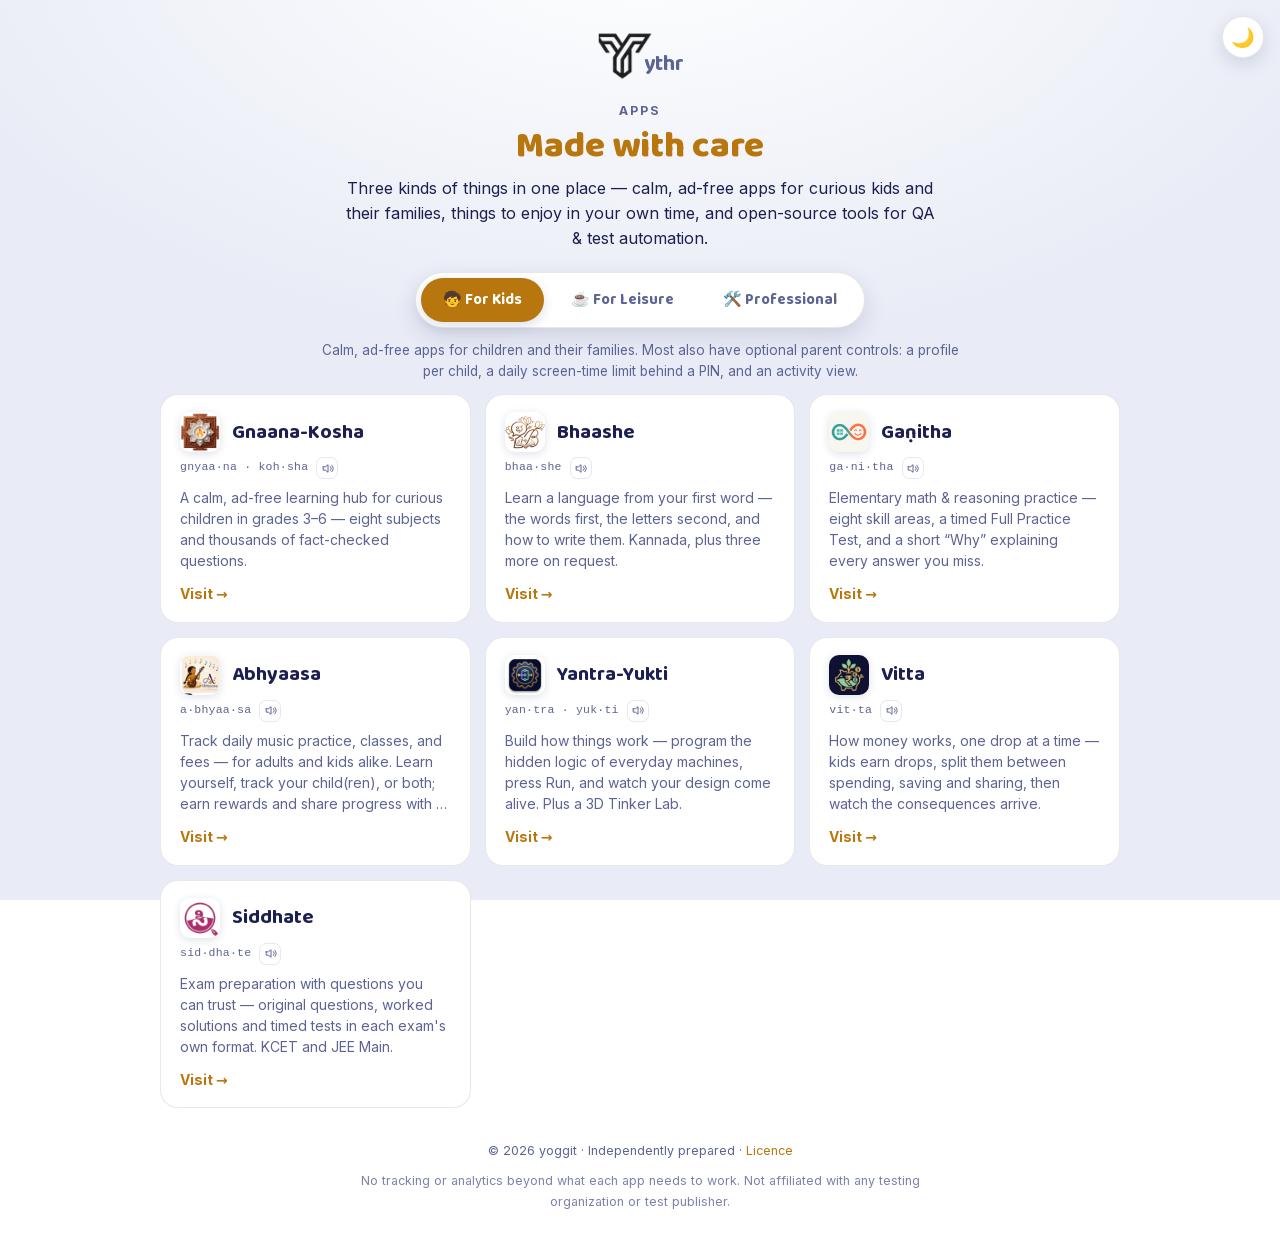
<file: index.html>
<!DOCTYPE html>
<html lang="en">
<head>
<meta charset="UTF-8">
<meta name="viewport" content="width=device-width, initial-scale=1, viewport-fit=cover">
<title>ythr — apps for curious kids &amp; for QA</title>
<meta name="description" content="A small collection of apps: calm, ad-free apps for curious kids and their families, and open-source tools for QA &amp; test automation.">
<meta name="theme-color" content="#0B0E2E" media="(prefers-color-scheme: dark)">
<meta name="theme-color" content="#f7f8fc" media="(prefers-color-scheme: light)">
<link rel="icon" type="image/png" href="assets/favicon-onlight.png">
<link rel="icon" type="image/png" media="(prefers-color-scheme: dark)" href="assets/favicon-ondark.png">
<link rel="apple-touch-icon" href="assets/icon-192.png">
<!-- Without a manifest, Android installs this page as a bookmark shortcut: a Chrome-badged icon
     that opens in a browser tab. The manifest plus sw.js is what makes it install as a real app. -->
<link rel="manifest" href="manifest.webmanifest">
<!-- Fonts are served from this origin, not fonts.googleapis.com: a hot-linked face hands a
     child's IP address to a third party on every page load. SIL OFL, see assets/fonts/OFL.txt. -->
<link href="assets/fonts/fonts.css" rel="stylesheet">
<style>
  /* ---- dark (default) ---- */
  :root{
    color-scheme: dark;
    --bg1:#1c2560; --bg2:#0B0E2E;
    --ink:#F5F3ED; --muted:#9FA8D9; --card:#1E2260; --line:rgba(255,255,255,.10);
    --gold:#F2B84B; --on-gold:#241a00;
    --inv-bg:rgba(242,184,75,.12); --inv-bd:rgba(242,184,75,.34); --inv-fg:#f5c86e;
    --trk-bg:rgba(150,170,255,.12); --trk-bd:rgba(150,170,255,.34); --trk-fg:#b9c4ff;
    --oss-bg:rgba(80,205,165,.13); --oss-bd:rgba(80,205,165,.36); --oss-fg:#78e3bd;
    --shadow:rgba(0,0,0,.28);
  }
  /* ---- light values, reused for system-light and toggle-forced-light ---- */
  @media (prefers-color-scheme: light){
    :root:not([data-theme="dark"]){
      color-scheme: light;
      --bg1:#ffffff; --bg2:#e9ecf6;
      --ink:#1b2050; --muted:#5c6494; --card:#ffffff; --line:rgba(20,25,70,.10);
      --gold:#b7770e; --on-gold:#ffffff;
      --inv-bg:rgba(183,119,14,.10); --inv-bd:rgba(183,119,14,.32); --inv-fg:#8a5a00;
      --trk-bg:rgba(60,80,180,.10); --trk-bd:rgba(60,80,180,.30); --trk-fg:#3a4bb0;
      --oss-bg:rgba(15,120,88,.10); --oss-bd:rgba(15,120,88,.30); --oss-fg:#0f7a58;
      --shadow:rgba(30,40,90,.14);
    }
  }
  :root[data-theme="light"]{
    color-scheme: light;
    --bg1:#ffffff; --bg2:#e9ecf6;
    --ink:#1b2050; --muted:#5c6494; --card:#ffffff; --line:rgba(20,25,70,.10);
    --gold:#b7770e; --on-gold:#ffffff;
    --inv-bg:rgba(183,119,14,.10); --inv-bd:rgba(183,119,14,.32); --inv-fg:#8a5a00;
    --trk-bg:rgba(60,80,180,.10); --trk-bd:rgba(60,80,180,.30); --trk-fg:#3a4bb0;
    --oss-bg:rgba(15,120,88,.10); --oss-bd:rgba(15,120,88,.30); --oss-fg:#0f7a58;
    --shadow:rgba(30,40,90,.14);
  }

  *{box-sizing:border-box;}
  body{
    margin:0; font-family:Inter, system-ui, sans-serif; color:var(--ink);
    background:radial-gradient(1100px 620px at 50% -8%, var(--bg1), var(--bg2) 68%);
    background-attachment:fixed; min-height:100vh; line-height:1.55;
    transition:background .25s ease, color .25s ease;
  }
  a{color:var(--gold); text-decoration:none;}
  .wrap{max-width:1000px; margin:0 auto; padding:0 20px;}

  .theme-toggle{
    position:fixed; top:16px; right:16px; z-index:10;
    width:42px; height:42px; border-radius:999px; cursor:pointer;
    display:flex; align-items:center; justify-content:center; font-size:19px; line-height:1;
    background:var(--card); border:1px solid var(--line); color:var(--ink);
    box-shadow:0 6px 18px var(--shadow); transition:transform .12s ease;
  }
  .theme-toggle:hover{transform:scale(1.08);}

  header{text-align:center; padding:26px 20px 6px;}
  .kicker{font-size:12.5px; font-weight:700; letter-spacing:.16em; text-transform:uppercase; color:var(--muted); margin:0 0 8px;}
  h1{font-family:'Baloo 2', sans-serif; font-weight:800; font-size:clamp(28px, 4.6vw, 36px);
    color:var(--gold); line-height:1.05; margin:0;}
  .lead{color:var(--ink); max-width:600px; margin:10px auto 0; font-size:clamp(14px,2vw,16px);}

  /* ythr brand lockup — the Y mark with a small "ythr" tucked at its bottom-right.
     Theme-aware: warm-white mark on the dark hero, near-black on light. */
  .brand{margin:0 0 10px;}
  .lockup{display:inline-flex; align-items:flex-end; gap:0; line-height:0;}
  .hero-logo{display:none; width:min(58px, 18vw); height:auto;}
  .brand-word{font-family:'Baloo 2', sans-serif; font-weight:700; font-size:21px; letter-spacing:.01em;
    color:var(--muted); line-height:1; padding-bottom:9px; margin-left:-10px;}
  .hero-ondark{display:block;}                                   /* default theme is dark */
  @media (prefers-color-scheme: light){
    :root:not([data-theme="dark"]) .hero-ondark{display:none;}
    :root:not([data-theme="dark"]) .hero-onlight{display:block;}
  }
  :root[data-theme="light"] .hero-ondark{display:none;}
  :root[data-theme="light"] .hero-onlight{display:block;}
  :root[data-theme="dark"]  .hero-ondark{display:block;}
  :root[data-theme="dark"]  .hero-onlight{display:none;}

  /* ---- segmented tabs ---- */
  .tabsbar{display:flex; justify-content:center; padding:16px 20px 6px;}
  .tabs{display:inline-flex; gap:5px; background:var(--card); border:1px solid var(--line);
    border-radius:999px; padding:5px; box-shadow:0 8px 22px var(--shadow);}
  .tab{border:0; background:transparent; color:var(--muted); font-family:'Baloo 2', sans-serif;
    font-weight:700; font-size:15px; padding:10px 22px; border-radius:999px; cursor:pointer;
    transition:background .15s ease, color .15s ease;}
  .tab:hover{color:var(--ink);}
  .tab.active{background:var(--gold); color:var(--on-gold); box-shadow:0 4px 12px var(--shadow);}
  /* Three tabs on a phone: each label stays on one line (a label broken over two reads as two tabs). */
  .tab{white-space:nowrap;}
  @media (max-width:520px){ .tabsbar{padding:14px 12px 6px;} .tabs{gap:2px; padding:4px;} .tab{font-size:14px; padding:9px 12px;} }
  @media (max-width:360px){ .tab{font-size:13px; padding:8px 9px;} }

  .panel{display:none; animation:fade .28s ease;}
  .panel.active{display:block;}
  @keyframes fade{from{opacity:0; transform:translateY(6px);} to{opacity:1; transform:none;}}
  @media (prefers-reduced-motion: reduce){ .panel{animation:none;} }
  .intro{text-align:center; color:var(--muted); max-width:640px; margin:6px auto 2px; font-size:13.5px;}

  /* responsive matrix — auto-fits 2–3 cards per row on wider screens, 1 per row on mobile. */
  .cards{display:grid; grid-template-columns:repeat(auto-fit, minmax(250px, 1fr)); gap:14px; padding:10px 0 6px; align-items:stretch;}
  .app{display:flex; flex-direction:column; background:var(--card); border:1px solid var(--line); border-radius:18px;
    padding:17px 19px; transition:transform .12s ease, border-color .12s ease, box-shadow .12s ease;}
  .app:hover{transform:translateY(-3px); border-color:var(--inv-bd); box-shadow:0 16px 40px var(--shadow);}
  .app-top{display:flex; align-items:center; gap:12px; flex-wrap:wrap;}
  .app-name{font-family:'Baloo 2', sans-serif; font-weight:700; font-size:20px; color:var(--ink); margin:0;}
  .tag{margin-left:auto; font-size:12px; font-weight:700; padding:5px 11px; border-radius:999px; white-space:nowrap;}
  .tag.invite{background:var(--inv-bg); border:1px solid var(--inv-bd); color:var(--inv-fg);}
  .tag.tracker{background:var(--trk-bg); border:1px solid var(--trk-bd); color:var(--trk-fg);}
  .tag.oss{background:var(--oss-bg); border:1px solid var(--oss-bd); color:var(--oss-fg);}
  /* Line-clamped on purpose: one long blurb used to stretch every card in its row (align-items:stretch),
     which is what made 5 apps need a scroll. The copy below is written to fit inside 4 lines at the
     3-column width, so nothing is actually cut today — the clamp is a guard so a future long
     description can't blow the grid open again. Full copy belongs on each app's own landing page. */
  .app-desc{color:var(--muted); margin:8px 0 0; font-size:14px; line-height:1.5;
    display:-webkit-box; -webkit-box-orient:vertical; -webkit-line-clamp:4; overflow:hidden;}
  .app-go{display:inline-block; margin-top:auto; padding-top:12px; color:var(--gold); font-weight:700; font-size:14px;}
  .app-ico{width:40px; height:40px; border-radius:10px; object-fit:cover; flex-shrink:0; box-shadow:0 2px 8px var(--shadow);}
  /* brand logos that carry their own dark background — contain + a matching tile bg keeps the whole
     mark visible with no clipping and no visible letterbox. */
  .app-ico.logo{object-fit:contain; border:1px solid var(--line);}

  footer{text-align:center; color:var(--muted); font-size:12.5px; padding:26px 20px 32px; line-height:1.7;}
  footer .disc{max-width:600px; margin:8px auto 0; opacity:.8;}

  /* Pronunciation under each card's name. Sits OUTSIDE .app-top on purpose: inside that flex row it
     becomes a third item and sits beside short names while wrapping under long ones. No speaker
     here either — the card is an <a>, and a <button> inside a link is invalid and eats the click. */
  .app-say{font-family:ui-monospace,SFMono-Regular,Menlo,monospace; font-size:11.5px;
    color:var(--muted); letter-spacing:.02em; margin:5px 0 0;}
  
  /* STRETCHED LINK. The card is a <div> and .app-go is the only real anchor; its ::after covers the
     whole card so clicking anywhere still opens the app. This exists so the card can also hold a
     speaker button — nesting a <button> inside an <a> is invalid and eats the click. */
  .app{position:relative;}
  .app-go::after{content:""; position:absolute; inset:0; border-radius:18px;}
  .app-pron{position:relative; z-index:1;   /* above the stretched overlay, so it stays clickable */
    display:inline-grid; place-items:center; width:22px; height:22px; padding:0; margin-left:8px;
    vertical-align:-5px; border-radius:7px; border:1px solid var(--line); background:transparent;
    color:var(--muted); cursor:pointer; transition:color .15s, border-color .15s;}
  .app-pron:hover, .app-pron.saying{color:var(--gold); border-color:var(--gold);}
  .app-pron svg{width:13px; height:13px;}
  </style>
</head>
<body>
  <button class="theme-toggle" id="themeToggle" type="button" aria-label="Toggle light or dark theme">☀️</button>

  <header>
    <div class="wrap">
      <div class="brand">
        <span class="lockup" aria-label="ythr">
          <img class="hero-logo hero-ondark" src="assets/ythr-mark-ondark.png" alt="" width="80">
          <img class="hero-logo hero-onlight" src="assets/ythr-mark-onlight.png" alt="" width="80">
          <span class="brand-word">ythr</span>
        </span>
      </div>
      <p class="kicker">Apps</p>
      <h1>Made with care</h1>
      <p class="lead">Three kinds of things in one place — calm, ad-free apps for curious kids and their families, things to enjoy in your own time, and open-source tools for QA &amp; test automation.</p>
    </div>
  </header>

  <div class="tabsbar">
    <div class="tabs" role="tablist" aria-label="App categories">
      <button class="tab active" id="tab-kids" role="tab" aria-selected="true"  aria-controls="panel-kids" data-tab="kids">🧒 For Kids</button>
      <button class="tab"        id="tab-leisure" role="tab" aria-selected="false" aria-controls="panel-leisure" data-tab="leisure">☕ For Leisure</button>
      <button class="tab"        id="tab-pro"  role="tab" aria-selected="false" aria-controls="panel-pro"  data-tab="pro">🛠️ Professional</button>
    </div>
  </div>

  <main class="wrap">

    <!-- ── For Kids ── -->
    <section class="panel active" id="panel-kids" role="tabpanel" aria-labelledby="tab-kids">
      <p class="intro">Calm, ad-free apps for children and their families. Most also have optional parent controls: a profile per child, a daily screen-time limit behind a PIN, and an activity view.</p>
      <div class="cards">

        <div class="app" title="A calm, ad-free learning hub for curious children in grades 3–6 — eight subjects and a growing library of thousands of fact-checked questions. A treasure-house of knowledge.">
          <div class="app-top">
            <img class="app-ico" src="assets/gnaana.png" alt="" width="40" height="40">
            <p class="app-name">Gnaana-Kosha</p>
          </div>
          <p class="app-say">gnyaa·na · koh·sha<button class="app-pron" type="button" hidden data-say="gnyaa·na · koh·sha" data-kn="ಜ್ಞಾನ ಕೋಶ" aria-label="Hear how to say Gnaana-Kosha"><svg viewBox="0 0 24 24" fill="none" stroke="currentColor" stroke-width="1.8" stroke-linecap="round" stroke-linejoin="round" aria-hidden="true"><path d="M4 9v6h4l5 4V5L8 9H4z"/><path d="M17.5 8.5a5 5 0 0 1 0 7"/><path d="M20 6a9 9 0 0 1 0 12"/></svg></button></p>
          <p class="app-desc">A calm, ad-free learning hub for curious children in grades 3–6 — eight subjects and thousands of fact-checked questions.</p>
          <a class="app-go" href="https://yoggit.github.io/gnaana-kosha-welcome/">Visit →</a>
        </div>

        <div class="app" title="Learn a language from your first word — the words first, the letters second, and how to write them. Kannada is open to anyone; Telugu, Sanskrit and Tamil on request.">
          <div class="app-top">
            <img class="app-ico" src="assets/bhaashe.png" alt="" width="40" height="40">
            <p class="app-name">Bhaashe</p>
          </div>
          <p class="app-say">bhaa·she<button class="app-pron" type="button" hidden data-say="bhaa·she" data-kn="ಭಾಷೆ" aria-label="Hear how to say Bhaashe"><svg viewBox="0 0 24 24" fill="none" stroke="currentColor" stroke-width="1.8" stroke-linecap="round" stroke-linejoin="round" aria-hidden="true"><path d="M4 9v6h4l5 4V5L8 9H4z"/><path d="M17.5 8.5a5 5 0 0 1 0 7"/><path d="M20 6a9 9 0 0 1 0 12"/></svg></button></p>
          <p class="app-desc">Learn a language from your first word — the words first, the letters second, and how to write them. Kannada, plus three more on request.</p>
          <a class="app-go" href="https://yoggit.github.io/Bhaashe-welcome/">Visit →</a>
        </div>
        <div class="app" title="Elementary math &amp; reasoning practice — eight skill areas, a timed Full Practice Test, and a short “Why” explaining every answer you miss.">
          <div class="app-top">
            <img class="app-ico" src="assets/ganitha.png" alt="" width="40" height="40">
            <p class="app-name">Gaṇitha</p>
          </div>
          <p class="app-say">ga·ni·tha<button class="app-pron" type="button" hidden data-say="ga·ni·tha" data-kn="ಗಣಿತ" aria-label="Hear how to say Gaṇitha"><svg viewBox="0 0 24 24" fill="none" stroke="currentColor" stroke-width="1.8" stroke-linecap="round" stroke-linejoin="round" aria-hidden="true"><path d="M4 9v6h4l5 4V5L8 9H4z"/><path d="M17.5 8.5a5 5 0 0 1 0 7"/><path d="M20 6a9 9 0 0 1 0 12"/></svg></button></p>
          <p class="app-desc">Elementary math &amp; reasoning practice — eight skill areas, a timed Full Practice Test, and a short “Why” explaining every answer you miss.</p>
          <a class="app-go" href="https://yoggit.github.io/ganitha-welcome/">Visit →</a>
        </div>

        <div class="app" title="Track daily music practice, classes, and fees — for adults and kids alike. Learn yourself, track your child(ren), or both; log practice, earn rewards, and share progress with a teacher. Works on any device — a music practice tracker.">
          <div class="app-top">
            <img class="app-ico" src="assets/abhyaasa.png" alt="" width="40" height="40">
            <p class="app-name">Abhyaasa</p>
          </div>
            <p class="app-say">a·bhyaa·sa<button class="app-pron" type="button" hidden data-say="a·bhyaa·sa" data-kn="ಅಭ್ಯಾಸ" aria-label="Hear how to say Abhyaasa"><svg viewBox="0 0 24 24" fill="none" stroke="currentColor" stroke-width="1.8" stroke-linecap="round" stroke-linejoin="round" aria-hidden="true"><path d="M4 9v6h4l5 4V5L8 9H4z"/><path d="M17.5 8.5a5 5 0 0 1 0 7"/><path d="M20 6a9 9 0 0 1 0 12"/></svg></button></p>
          <p class="app-desc">Track daily music practice, classes, and fees — for adults and kids alike. Learn yourself, track your child(ren), or both; earn rewards and share progress with a teacher.</p>
          <a class="app-go" href="https://yoggit.github.io/Abhyaasa/">Visit →</a>
        </div>

        <div class="app" title="Build how things work — program the hidden logic of everyday machines, press Run, and watch your design come alive. Circuits draws electricity as water, then climbs from a lamp that mustn't pop all the way to a machine that adds. And the 3D Tinker Lab lets kids wire real parts, then print a handout and build it for real.">
          <div class="app-top">
            <img class="app-ico" src="assets/yantra-yukti.png" alt="" width="40" height="40">
            <p class="app-name">Yantra-Yukti</p>
          </div>
          <p class="app-say">yan·tra · yuk·ti<button class="app-pron" type="button" hidden data-say="yan·tra · yuk·ti" data-kn="ಯಂತ್ರ ಯುಕ್ತಿ" aria-label="Hear how to say Yantra-Yukti"><svg viewBox="0 0 24 24" fill="none" stroke="currentColor" stroke-width="1.8" stroke-linecap="round" stroke-linejoin="round" aria-hidden="true"><path d="M4 9v6h4l5 4V5L8 9H4z"/><path d="M17.5 8.5a5 5 0 0 1 0 7"/><path d="M20 6a9 9 0 0 1 0 12"/></svg></button></p>
          <p class="app-desc">Build how things work — program the hidden logic of everyday machines, press Run, and watch your design come alive. Plus a 3D Tinker Lab.</p>
          <a class="app-go" href="https://yoggit.github.io/yantra-yukti-welcome/">Visit →</a>
        </div>

        <div class="app" title="How money works, one drop at a time — every lab is a workbench where kids earn drops, split them between spending, saving and sharing, then live the week and watch the consequences arrive. Runs from why money had to be invented all the way to what owning a slice of a business really means. Nothing is ever scored.">
          <div class="app-top">
            <img class="app-ico" src="assets/vitta.png" alt="" width="40" height="40">
            <p class="app-name">Vitta</p>
          </div>
          <p class="app-say">vit·ta<button class="app-pron" type="button" hidden data-say="vit·ta" data-kn="ವಿತ್ತ" aria-label="Hear how to say Vitta"><svg viewBox="0 0 24 24" fill="none" stroke="currentColor" stroke-width="1.8" stroke-linecap="round" stroke-linejoin="round" aria-hidden="true"><path d="M4 9v6h4l5 4V5L8 9H4z"/><path d="M17.5 8.5a5 5 0 0 1 0 7"/><path d="M20 6a9 9 0 0 1 0 12"/></svg></button></p>
          <p class="app-desc">How money works, one drop at a time — kids earn drops, split them between spending, saving and sharing, then watch the consequences arrive.</p>
          <a class="app-go" href="https://yoggit.github.io/Vitta-welcome/">Visit →</a>
        </div>

        <div class="app" title="Exam preparation with questions you can trust — every question written from the prescribed textbooks to the pattern of the real paper, then checked by five independent reviewers before any student sees it. Step-by-step solutions, a shortcut for the exam hall, timed tests in each exam's own format, and a read-only parent view. Two exams are open: KCET and JEE Main.">
          <div class="app-top">
            <img class="app-ico" src="assets/siddhate.png" alt="" width="40" height="40">
            <p class="app-name">Siddhate</p>
          </div>
          <p class="app-say">sid·dha·te<button class="app-pron" type="button" hidden data-say="sid·dha·te" data-kn="ಸಿದ್ಧತೆ" aria-label="Hear how to say Siddhate"><svg viewBox="0 0 24 24" fill="none" stroke="currentColor" stroke-width="1.8" stroke-linecap="round" stroke-linejoin="round" aria-hidden="true"><path d="M4 9v6h4l5 4V5L8 9H4z"/><path d="M17.5 8.5a5 5 0 0 1 0 7"/><path d="M20 6a9 9 0 0 1 0 12"/></svg></button></p>
          <p class="app-desc">Exam preparation with questions you can trust — original questions, worked solutions and timed tests in each exam's own format. KCET and JEE Main.</p>
          <a class="app-go" href="https://yoggit.github.io/siddhate-welcome/">Visit →</a>
        </div>

      </div>
    </section>

    <!-- ── For Leisure ── -->
    <section class="panel" id="panel-leisure" role="tabpanel" aria-labelledby="tab-leisure" hidden>
      <p class="intro">Things to enjoy in your own time — a game for the family table, and Kannada poems, songs and stories.</p>
      <div class="cards">

        <div class="app" title="Keep the score for any card or board game — players across, rounds down, totals as you type, and it works out who won. It also plays chowka bara (ashta chamma) on a 5×5 or 7×7 board. No sign-in, works offline, and the game never leaves your device.">
          <div class="app-top">
            <img class="app-ico" src="assets/aata.png" alt="" width="40" height="40">
            <p class="app-name">Aata</p>
          </div>
          <p class="app-say">aa·ta<button class="app-pron" type="button" hidden data-say="aa·ta" data-kn="ಆಟ" aria-label="Hear how to say Aata"><svg viewBox="0 0 24 24" fill="none" stroke="currentColor" stroke-width="1.8" stroke-linecap="round" stroke-linejoin="round" aria-hidden="true"><path d="M4 9v6h4l5 4V5L8 9H4z"/><path d="M17.5 8.5a5 5 0 0 1 0 7"/><path d="M20 6a9 9 0 0 1 0 12"/></svg></button></p>
          <p class="app-desc">Keep the score for any card or board game — and play chowka bara on a real board. No sign-in, works offline, nothing leaves your device.</p>
          <a class="app-go" href="https://yoggit.github.io/aata-welcome/">Visit →</a>
        </div>

        <div class="app" title="Kannada poems, short verses (ಹನಿಗವನಗಳು), songs written for film tunes and short stories by ManahShaayi — and the songs on YouTube, to play right there. ಭಾವನೆಗಳ ಅಂಗಳದಲಿ ಪದಗಳ ಓಡಾಟ. Browse it the Blogspot way, year by year, or section by section. Sign in with Google to read.">
          <div class="app-top">
            <img class="app-ico" src="assets/manahshaayi.png" alt="" width="40" height="40">
            <p class="app-name">ManahShaayi</p>
          </div>
          <p class="app-say" lang="kn">ಮನಃಶಾಯಿ<button class="app-pron" type="button" data-audio="assets/manahshaayi-say.m4a" aria-label="Hear ManahShaayi said by the author" title="Hear it said by the author"><svg viewBox="0 0 24 24" fill="none" stroke="currentColor" stroke-width="1.8" stroke-linecap="round" stroke-linejoin="round" aria-hidden="true"><path d="M4 9v6h4l5 4V5L8 9H4z"/><path d="M17.5 8.5a5 5 0 0 1 0 7"/><path d="M20 6a9 9 0 0 1 0 12"/></svg></button></p>
          <p class="app-desc">Kannada poems, short verses, songs written for film tunes, and short stories — and the songs on YouTube, to play right there. ಭಾವನೆಗಳ ಅಂಗಳದಲಿ ಪದಗಳ ಓಡಾಟ. Sign in with Google to read.</p>
          <a class="app-go" href="https://manahshaayi.web.app/">Read →</a>
        </div>

      </div>
    </section>

    <!-- ── Professional ── -->
    <section class="panel" id="panel-pro" role="tabpanel" aria-labelledby="tab-pro" hidden>
      <p class="intro">Open-source tooling for QA engineers and test-automation teams — free to use, code on GitHub.</p>
      <div class="cards">

        <div class="app" title="An agentic-AI QA pipeline: give it a ticket, get back a passing test suite in under 30 minutes. Turns JIRA / GitHub issues into end-to-end tests across Playwright, Cypress, Selenium, REST Assured and more.">
          <div class="app-top">
            <img class="app-ico logo" src="assets/swayambhu.png" alt="" width="40" height="40" style="background:#1b1b1f">
            <p class="app-name">Swayambhu-QA</p>
            <span class="tag oss">⚙️ Open source</span>
          </div>
            <p class="app-say">swa·yam·bhu · Q · A<button class="app-pron" type="button" hidden data-say="swa·yam·bhu · Q · A" data-kn="ಸ್ವಯಂಭು ಕ್ಯೂ ಏ" aria-label="Hear how to say Swayambhu-QA"><svg viewBox="0 0 24 24" fill="none" stroke="currentColor" stroke-width="1.8" stroke-linecap="round" stroke-linejoin="round" aria-hidden="true"><path d="M4 9v6h4l5 4V5L8 9H4z"/><path d="M17.5 8.5a5 5 0 0 1 0 7"/><path d="M20 6a9 9 0 0 1 0 12"/></svg></button></p>
          <p class="app-desc">An agentic-AI QA pipeline — turns JIRA / GitHub tickets into passing end-to-end tests across Playwright, Cypress, Selenium and more.</p>
          <a class="app-go" href="https://yoggit.github.io/swayambhu-qa/">Explore →</a>
        </div>

        <div class="app" title="A universal test-reporting framework that unifies results from Playwright, Selenium, REST Assured, Robot Framework and Cucumber into one clean, live dashboard — built for QA teams juggling many tools.">
          <div class="app-top">
            <img class="app-ico logo" src="assets/sarva-varadi.png" alt="" width="40" height="40" style="background:#0f1321">
            <p class="app-name">Sarva-Varadi</p>
            <span class="tag oss">⚙️ Open source</span>
          </div>
            <p class="app-say">sar·va · va·ra·di<button class="app-pron" type="button" hidden data-say="sar·va · va·ra·di" data-kn="ಸರ್ವ ವರದಿ" aria-label="Hear how to say Sarva-Varadi"><svg viewBox="0 0 24 24" fill="none" stroke="currentColor" stroke-width="1.8" stroke-linecap="round" stroke-linejoin="round" aria-hidden="true"><path d="M4 9v6h4l5 4V5L8 9H4z"/><path d="M17.5 8.5a5 5 0 0 1 0 7"/><path d="M20 6a9 9 0 0 1 0 12"/></svg></button></p>
          <p class="app-desc">Unifies results from Playwright, Selenium, REST Assured, Robot Framework and Cucumber into one clean, live dashboard.</p>
          <a class="app-go" href="https://yoggit.github.io/sarva-varadi/">View live demo →</a>
        </div>

      </div>
    </section>

  </main>

  <footer>
    <div class="wrap">
      <div>© <span id="yr">2026</span> yoggit · Independently prepared · <a href="license.html">Licence</a></div>
      <div class="disc">No tracking or analytics beyond what each app needs to work. Not affiliated with any testing organization or test publisher.</div>
    </div>
  </footer>

  <script>
    document.getElementById('yr').textContent = new Date().getFullYear();

    // ---- category tabs (For Kids / For Leisure / Professional) ----
    (function(){
      var tabs = document.querySelectorAll('.tab');
      var panels = { kids: document.getElementById('panel-kids'), leisure: document.getElementById('panel-leisure'), pro: document.getElementById('panel-pro') };
      var HASH = { kids: '#kids', leisure: '#leisure', pro: '#professional' };
      function select(which){
        tabs.forEach(function(t){
          var on = t.dataset.tab === which;
          t.classList.toggle('active', on);
          t.setAttribute('aria-selected', on ? 'true' : 'false');
        });
        Object.keys(panels).forEach(function(k){
          var on = k === which;
          panels[k].classList.toggle('active', on);
          if (on) panels[k].removeAttribute('hidden'); else panels[k].setAttribute('hidden', '');
        });
        if (history.replaceState) history.replaceState(null, '', HASH[which]);
      }
      tabs.forEach(function(t){ t.addEventListener('click', function(){ select(t.dataset.tab); }); });
      // Deep-links: #leisure and #professional open those tabs.
      var h = (location.hash || '').toLowerCase();
      if (h.indexOf('leisure') !== -1) select('leisure');
      else if (h.indexOf('pro') !== -1) select('pro');
    })();

    // ---- light / dark theme toggle ----
    (function(){
      var root = document.documentElement, KEY = 'apps-theme';
      var btn = document.getElementById('themeToggle');
      var mq = window.matchMedia('(prefers-color-scheme: light)');
      function current(){ return root.getAttribute('data-theme') || (mq.matches ? 'light' : 'dark'); }
      function paintIcon(){ btn.textContent = current() === 'light' ? '🌙' : '☀️'; }
      var saved = localStorage.getItem(KEY);
      if (saved === 'light' || saved === 'dark') root.setAttribute('data-theme', saved);
      paintIcon();
      btn.addEventListener('click', function(){
        var next = current() === 'light' ? 'dark' : 'light';
        root.setAttribute('data-theme', next);
        localStorage.setItem(KEY, next);
        paintIcon();
      });
      mq.addEventListener('change', function(){ if (!localStorage.getItem(KEY)) paintIcon(); });
    })();
  </script>
<script>
  /* Card speakers. Same policy as the apps and the landing pages: a Kannada voice reading the
     Kannada script, or Indian English reading the respelling, or NO BUTTON — a US/UK voice
     anglicises the vowels and teaches the exact mispronunciation the line exists to correct. */
  /* A name the owner RECORDED plays that recording — always shown, on every device, because it needs
     no voice installed and is the authority on how the name is said (ManahShaayi). */
  (function(){
    var playing = null;
    document.querySelectorAll(".app-pron[data-audio]").forEach(function(b){
      b.hidden = false;
      b.addEventListener("click", function(e){
        e.preventDefault(); e.stopPropagation();      /* never follow the card's link */
        if(playing){ playing.pause(); playing = null; }
        var a = new Audio(b.dataset.audio);
        playing = a;
        b.classList.add("saying");
        a.onended = a.onerror = function(){ b.classList.remove("saying"); };
        a.play().catch(function(){ b.classList.remove("saying"); });
      });
    });
  })();
  (function(){
    var btns = document.querySelectorAll(".app-pron:not([data-audio])");
    if(!btns.length || !window.speechSynthesis) return;
    function pick(){
      var v = speechSynthesis.getVoices() || [];
      for(var i=0;i<v.length;i++) if(v[i].lang && v[i].lang.indexOf("kn") === 0) return {v:v[i], kn:true};
      for(var j=0;j<v.length;j++) if(v[j].lang === "en-IN" || v[j].lang === "en_IN") return {v:v[j], kn:false};
      return null;
    }
    function sync(){ var ok = !!pick(); btns.forEach(function(b){ b.hidden = !ok; }); }
    sync();
    speechSynthesis.addEventListener && speechSynthesis.addEventListener("voiceschanged", sync);
    btns.forEach(function(b){
      b.addEventListener("click", function(e){
        e.preventDefault(); e.stopPropagation();      /* never follow the card's link */
        var got = pick(); if(!got) return;
        speechSynthesis.cancel();
        btns.forEach(function(x){ x.classList.remove("saying"); });
        b.classList.add("saying");
        /* ONE VOICE, ONE UTTERANCE — never a handover. Splitting the name across two voices
           (Kannada word in one, "Q A" in another) meant a female voice handed off to a male one
           mid-name, which sounds broken however correct each half is. The Web Speech API exposes no
           gender field, so "the same voice throughout" is the guarantee that can actually be made.
           A trailing initialism rides along in the same breath. */
        /* data-kn carries the ENTIRE spoken form in Kannada script, initialisms included — a
           Kannada voice given Latin letters says gibberish. English voices get the respelling,
           which already spells the letters out. */
        var text = got.kn ? b.dataset.kn : b.dataset.say.replace(/·/g, " ");
        var u = new SpeechSynthesisUtterance(text);
        u.voice = got.v; u.lang = got.v.lang; u.rate = 0.85;
        u.onend = u.onerror = function(){ b.classList.remove("saying"); };
        speechSynthesis.speak(u);
      });
    });
  })();
</script>

<!-- Registered after load so it never competes with the page's own first paint. Its scope is the
     directory this file sits in (/apps/), which is all this site owns on the shared origin — the
     landing pages are siblings and must not be caught by it. -->
<script>
  if ("serviceWorker" in navigator) {
    addEventListener("load", function () {
      navigator.serviceWorker.register("sw.js").catch(function () {});
    });
  }
</script>
</body>
</html>
</file>
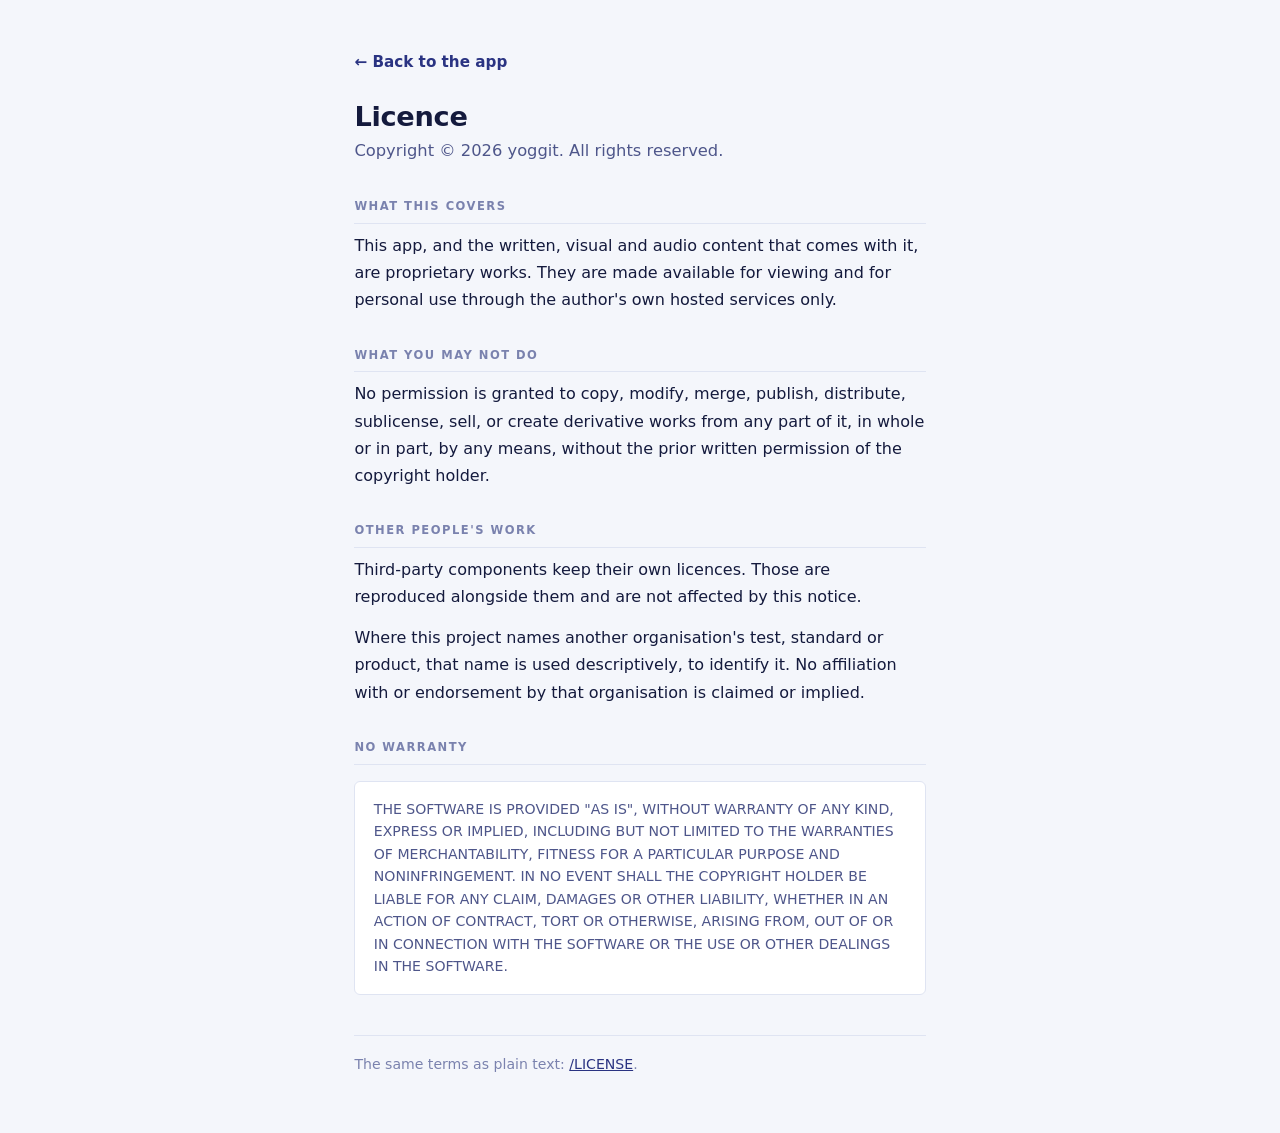
<file: license.html>
<!doctype html>
<html lang="en">
<head>
<meta charset="utf-8">
<meta name="viewport" content="width=device-width, initial-scale=1, viewport-fit=cover">
<title>Licence</title>
<meta name="robots" content="noindex">
<!-- Self-contained on purpose. This same file ships in every repo, and each app has its own
     stylesheet with its own tokens — depending on one would mean eighteen variants to keep in
     step. The raw text also lives at /LICENSE; this page is the readable form of it, because
     Chrome renders text/plain without wrapping and a 79-character line runs off a phone. -->
<style>
  :root{
    --paper:#F4F6FB; --card:#FFFFFF; --ink:#141A3D; --soft:#4E568A; --faint:#7A82AE;
    --line:#DFE4F2; --accent:#2A3382;
  }
  @media (prefers-color-scheme: dark){
    :root:not([data-theme="light"]){
      --paper:#0B0E2E; --card:#161B45; --ink:#F2F4FD; --soft:#A8B0DC; --faint:#7F87B8;
      --line:#272E5E; --accent:#A9B4F5;
    }
  }
  :root[data-theme="dark"]{
    --paper:#0B0E2E; --card:#161B45; --ink:#F2F4FD; --soft:#A8B0DC; --faint:#7F87B8;
    --line:#272E5E; --accent:#A9B4F5;
  }
  *{box-sizing:border-box}
  body{
    margin:0; background:var(--paper); color:var(--ink);
    font-family:system-ui,-apple-system,"Segoe UI",Roboto,sans-serif;
    font-size:16px; line-height:1.7; -webkit-font-smoothing:antialiased;
  }
  .wrap{max-width:38rem; margin:0 auto; padding:clamp(1.5rem,5vw,3rem) 1.15rem 3.5rem}
  a.back{
    display:inline-block; margin:0 0 1.6rem; color:var(--accent); text-decoration:none;
    font-size:.95rem; font-weight:600;
  }
  a.back:hover{text-decoration:underline}
  a.back:focus-visible{outline:2px solid var(--accent); outline-offset:3px; border-radius:4px}
  h1{font-size:1.7rem; line-height:1.2; margin:0 0 .2rem; letter-spacing:-.01em}
  .holder{color:var(--soft); margin:0 0 2rem; font-size:1.02rem}
  h2{
    font-size:.72rem; letter-spacing:.13em; text-transform:uppercase; color:var(--faint);
    font-weight:700; margin:2rem 0 .5rem; padding-bottom:.4rem; border-bottom:1px solid var(--line);
  }
  p{margin:0 0 .85rem; max-width:62ch}
  .card{
    background:var(--card); border:1px solid var(--line); border-radius:6px;
    padding:1rem 1.15rem; margin:1rem 0;
  }
  .warranty{font-size:.88rem; color:var(--soft); line-height:1.6}
  .warranty p{margin:0}
  footer{
    margin-top:2.5rem; padding-top:1.1rem; border-top:1px solid var(--line);
    color:var(--faint); font-size:.88rem;
  }
  footer a{color:var(--accent)}
</style>
</head>
<body>
<div class="wrap">

  <a class="back" href="./">&larr; Back to the app</a>

  <h1>Licence</h1>
  <p class="holder">Copyright &copy; 2026 yoggit. All rights reserved.</p>

  <h2>What this covers</h2>
  <p>This app, and the written, visual and audio content that comes with it, are proprietary works.
  They are made available for viewing and for personal use through the author's own hosted services
  only.</p>

  <h2>What you may not do</h2>
  <p>No permission is granted to copy, modify, merge, publish, distribute, sublicense, sell, or
  create derivative works from any part of it, in whole or in part, by any means, without the prior
  written permission of the copyright holder.</p>

  <h2>Other people's work</h2>
  <p>Third-party components keep their own licences. Those are reproduced alongside them and are
  not affected by this notice.</p>
  <p>Where this project names another organisation's test, standard or product, that name is used
  descriptively, to identify it. No affiliation with or endorsement by that organisation is claimed
  or implied.</p>

  <h2>No warranty</h2>
  <div class="card warranty">
    <p>THE SOFTWARE IS PROVIDED "AS IS", WITHOUT WARRANTY OF ANY KIND, EXPRESS OR IMPLIED,
    INCLUDING BUT NOT LIMITED TO THE WARRANTIES OF MERCHANTABILITY, FITNESS FOR A PARTICULAR PURPOSE
    AND NONINFRINGEMENT. IN NO EVENT SHALL THE COPYRIGHT HOLDER BE LIABLE FOR ANY CLAIM, DAMAGES OR
    OTHER LIABILITY, WHETHER IN AN ACTION OF CONTRACT, TORT OR OTHERWISE, ARISING FROM, OUT OF OR IN
    CONNECTION WITH THE SOFTWARE OR THE USE OR OTHER DEALINGS IN THE SOFTWARE.</p>
  </div>

  <footer>
    The same terms as plain text: <a href="LICENSE">/LICENSE</a>.
  </footer>

</div>
</body>
</html>
</file>
<file: assets/fonts/fonts.css>
/* Self-hosted Google Fonts — Baloo 2 and Inter, both SIL Open Font License 1.1.
   Hosted here rather than linked from fonts.googleapis.com so that opening the app makes NO
   third-party request: a hot-linked face hands a child's IP address and user agent to a
   third party on every page load, which is a disclosure this app should not have to make.
   The OFL permits redistribution provided its text travels with the files — see OFL.txt.

   Both families are variable fonts, so one file serves every weight in its subset. */

/* Baloo 2 · latin-ext */
@font-face {
  font-family: 'Baloo 2';
  font-style: normal;
  font-weight: 500 800;
  font-display: swap;
  src: url(./baloo2-latin-ext.woff2) format('woff2');
  unicode-range: U+0100-02BA, U+02BD-02C5, U+02C7-02CC, U+02CE-02D7, U+02DD-02FF, U+0304, U+0308, U+0329, U+1D00-1DBF, U+1E00-1E9F, U+1EF2-1EFF, U+2020, U+20A0-20AB, U+20AD-20C0, U+2113, U+2C60-2C7F, U+A720-A7FF;
}

/* Baloo 2 · latin */
@font-face {
  font-family: 'Baloo 2';
  font-style: normal;
  font-weight: 500 800;
  font-display: swap;
  src: url(./baloo2-latin.woff2) format('woff2');
  unicode-range: U+0000-00FF, U+0131, U+0152-0153, U+02BB-02BC, U+02C6, U+02DA, U+02DC, U+0304, U+0308, U+0329, U+2000-206F, U+20AC, U+2122, U+2191, U+2193, U+2212, U+2215, U+FEFF, U+FFFD;
}

/* Inter · latin-ext */
@font-face {
  font-family: 'Inter';
  font-style: normal;
  font-weight: 400 700;
  font-display: swap;
  src: url(./inter-latin-ext.woff2) format('woff2');
  unicode-range: U+0100-02BA, U+02BD-02C5, U+02C7-02CC, U+02CE-02D7, U+02DD-02FF, U+0304, U+0308, U+0329, U+1D00-1DBF, U+1E00-1E9F, U+1EF2-1EFF, U+2020, U+20A0-20AB, U+20AD-20C0, U+2113, U+2C60-2C7F, U+A720-A7FF;
}

/* Inter · latin */
@font-face {
  font-family: 'Inter';
  font-style: normal;
  font-weight: 400 700;
  font-display: swap;
  src: url(./inter-latin.woff2) format('woff2');
  unicode-range: U+0000-00FF, U+0131, U+0152-0153, U+02BB-02BC, U+02C6, U+02DA, U+02DC, U+0304, U+0308, U+0329, U+2000-206F, U+20AC, U+2122, U+2191, U+2193, U+2212, U+2215, U+FEFF, U+FFFD;
}
</file>
